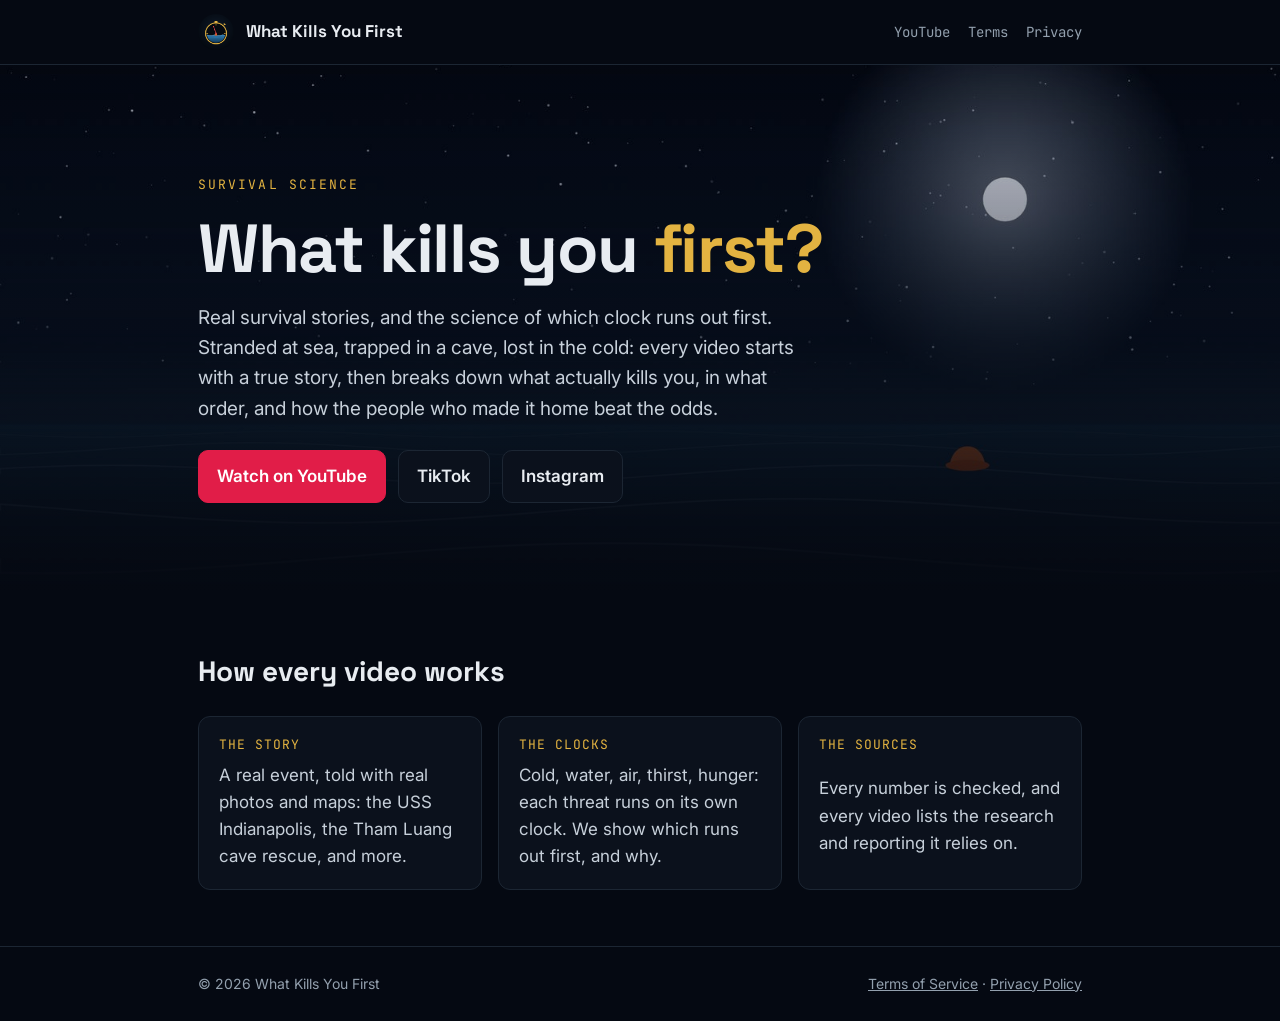
<file: index.html>
<!doctype html>
<html lang="en">
<head>
<meta charset="utf-8">
<meta name="viewport" content="width=device-width, initial-scale=1, viewport-fit=cover">
<title>What Kills You First</title>
<meta name="description" content="Real survival stories, and the science of which clock runs out first.">
<meta property="og:title" content="What Kills You First">
<meta property="og:description" content="Real survival stories, and the science of which clock runs out first.">
<meta property="og:image" content="assets/banner.jpg">
<link rel="icon" href="favicon.png">
<link rel="preconnect" href="https://fonts.googleapis.com">
<link rel="stylesheet" href="https://fonts.googleapis.com/css2?family=Inter:wght@400;600&family=JetBrains+Mono:wght@500&family=Space+Grotesk:wght@700&display=swap">
<link rel="stylesheet" href="style.css">
<script>
  // TikTok sign-in for the channel's own publishing tool: TikTok returns here with a one-time code, which belongs to the
  // tool running on the owner's computer, so hand it straight over. Only our tool's sign-ins (state "wkyf-...") are forwarded.
  (function () {
    var q = new URLSearchParams(location.search), st = q.get('state') || '';
    if (st.indexOf('wkyf-') === 0 && (q.get('code') || q.get('error'))) location.replace('http://127.0.0.1:8765/tiktok/callback' + location.search);
  })();
</script>
</head>
<body>
<header class="top"><div class="wrap">
  <a class="brand" href="./"><img src="assets/logo-256.png" alt="">What Kills You First</a>
  <nav class="links" aria-label="Site"><a href="https://www.youtube.com/@whatkillsyoufirst">YouTube</a><a href="terms/">Terms</a><a href="privacy/">Privacy</a></nav>
</div></header>

<main>
  <section class="hero"><div class="wrap">
    <div class="eyebrow">Survival science</div>
    <h1>What kills you <em>first?</em></h1>
    <p class="lede">Real survival stories, and the science of which clock runs out first. Stranded at sea, trapped in a cave, lost in the cold:
      every video starts with a true story, then breaks down what actually kills you, in what order, and how the people who made it home beat the odds.</p>
    <div class="buttons">
      <a class="btn primary" href="https://www.youtube.com/@whatkillsyoufirst">Watch on YouTube</a>
      <a class="btn" href="https://www.tiktok.com/@whatkillsyoufirst">TikTok</a>
      <a class="btn" href="https://www.instagram.com/whatkillsyoufirst/">Instagram</a>
    </div>
  </div></section>

  <section class="block"><div class="wrap">
    <h2>How every video works</h2>
    <div class="grid">
      <div class="card"><div class="k">The story</div><p>A real event, told with real photos and maps: the USS Indianapolis, the Tham Luang cave rescue, and more.</p></div>
      <div class="card"><div class="k">The clocks</div><p>Cold, water, air, thirst, hunger: each threat runs on its own clock. We show which runs out first, and why.</p></div>
      <div class="card"><div class="k">The sources</div><p>Every number is checked, and every video lists the research and reporting it relies on.</p></div>
    </div>
  </div></section>
</main>

<footer><div class="wrap">
  <span>© 2026 What Kills You First</span>
  <span><a href="terms/">Terms of Service</a> · <a href="privacy/">Privacy Policy</a></span>
</div></footer>
</body>
</html>
</file>
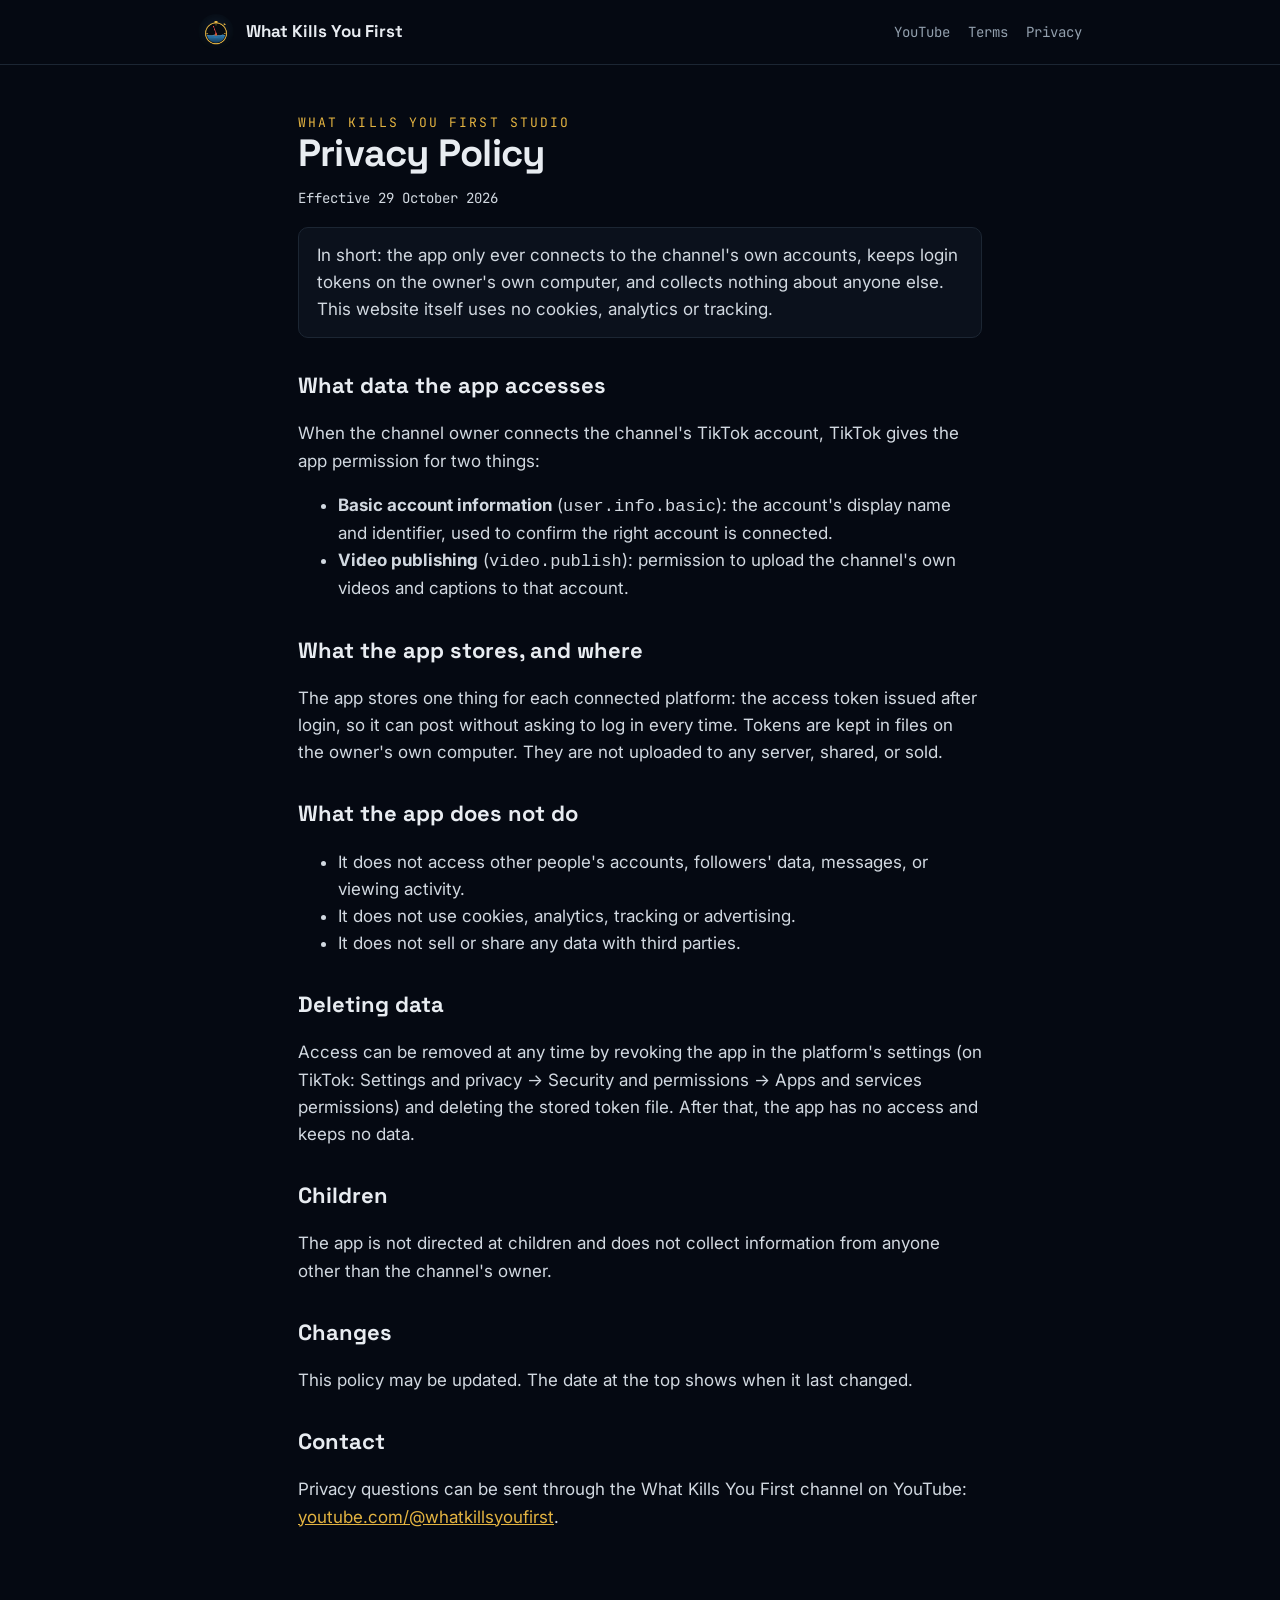
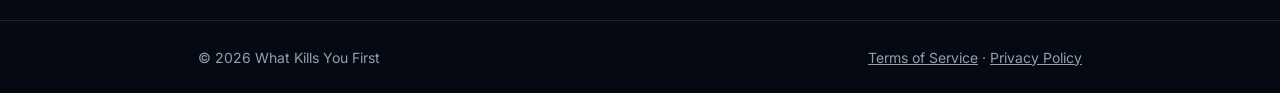
<file: privacy/index.html>
<!doctype html>
<html lang="en">
<head>
<meta charset="utf-8">
<meta name="viewport" content="width=device-width, initial-scale=1, viewport-fit=cover">
<title>Privacy Policy · What Kills You First</title>
<link rel="icon" href="../favicon.png">
<link rel="stylesheet" href="https://fonts.googleapis.com/css2?family=Inter:wght@400;600&family=JetBrains+Mono:wght@500&family=Space+Grotesk:wght@700&display=swap">
<link rel="stylesheet" href="../style.css">
</head>
<body>
<header class="top"><div class="wrap">
  <a class="brand" href="../"><img src="../assets/logo-256.png" alt="">What Kills You First</a>
  <nav class="links" aria-label="Site"><a href="https://www.youtube.com/@whatkillsyoufirst">YouTube</a><a href="../terms/">Terms</a><a href="../privacy/">Privacy</a></nav>
</div></header>
<main class="doc"><div class="wrap">
  <div class="eyebrow">What Kills You First Studio</div>
  <h1>Privacy Policy</h1>
  <p class="meta">Effective 29 October 2026</p>

  <p class="note">In short: the app only ever connects to the channel's own accounts, keeps login tokens on the owner's own computer,
    and collects nothing about anyone else. This website itself uses no cookies, analytics or tracking.</p>

  <h2>What data the app accesses</h2>
  <p>When the channel owner connects the channel's TikTok account, TikTok gives the app permission for two things:</p>
  <ul>
    <li><strong>Basic account information</strong> (<code>user.info.basic</code>): the account's display name and identifier, used to confirm
      the right account is connected.</li>
    <li><strong>Video publishing</strong> (<code>video.publish</code>): permission to upload the channel's own videos and captions to that account.</li>
  </ul>

  <h2>What the app stores, and where</h2>
  <p>The app stores one thing for each connected platform: the access token issued after login, so it can post without asking to log in every
    time. Tokens are kept in files on the owner's own computer. They are not uploaded to any server, shared, or sold.</p>

  <h2>What the app does not do</h2>
  <ul>
    <li>It does not access other people's accounts, followers' data, messages, or viewing activity.</li>
    <li>It does not use cookies, analytics, tracking or advertising.</li>
    <li>It does not sell or share any data with third parties.</li>
  </ul>

  <h2>Deleting data</h2>
  <p>Access can be removed at any time by revoking the app in the platform's settings (on TikTok: Settings and privacy → Security and
    permissions → Apps and services permissions) and deleting the stored token file. After that, the app has no access and keeps no data.</p>

  <h2>Children</h2>
  <p>The app is not directed at children and does not collect information from anyone other than the channel's owner.</p>

  <h2>Changes</h2>
  <p>This policy may be updated. The date at the top shows when it last changed.</p>

  <h2>Contact</h2>
  <p>Privacy questions can be sent through the What Kills You First channel on YouTube:
    <a href="https://www.youtube.com/@whatkillsyoufirst">youtube.com/@whatkillsyoufirst</a>.</p>
</div></main>
<footer><div class="wrap">
  <span>© 2026 What Kills You First</span>
  <span><a href="../terms/">Terms of Service</a> · <a href="../privacy/">Privacy Policy</a></span>
</div></footer>
</body>
</html>
</file>
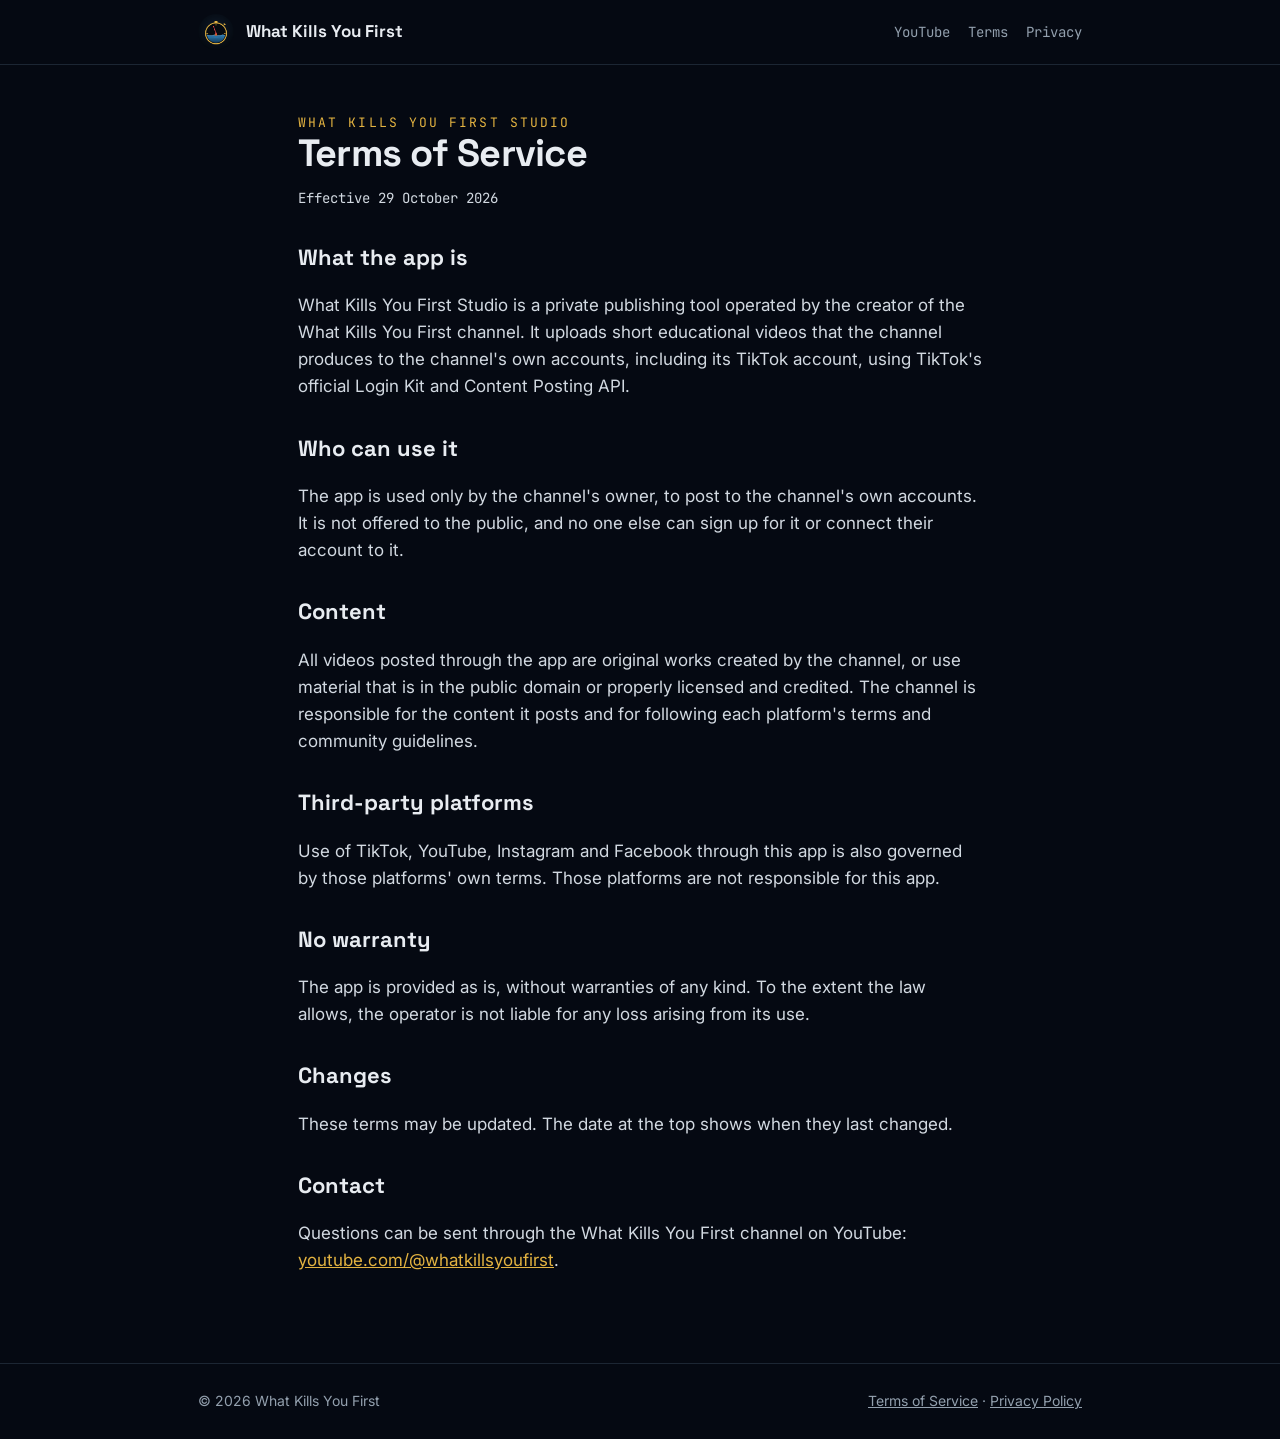
<file: terms/index.html>
<!doctype html>
<html lang="en">
<head>
<meta charset="utf-8">
<meta name="viewport" content="width=device-width, initial-scale=1, viewport-fit=cover">
<title>Terms of Service · What Kills You First</title>
<link rel="icon" href="../favicon.png">
<link rel="stylesheet" href="https://fonts.googleapis.com/css2?family=Inter:wght@400;600&family=JetBrains+Mono:wght@500&family=Space+Grotesk:wght@700&display=swap">
<link rel="stylesheet" href="../style.css">
</head>
<body>
<header class="top"><div class="wrap">
  <a class="brand" href="../"><img src="../assets/logo-256.png" alt="">What Kills You First</a>
  <nav class="links" aria-label="Site"><a href="https://www.youtube.com/@whatkillsyoufirst">YouTube</a><a href="../terms/">Terms</a><a href="../privacy/">Privacy</a></nav>
</div></header>
<main class="doc"><div class="wrap">
  <div class="eyebrow">What Kills You First Studio</div>
  <h1>Terms of Service</h1>
  <p class="meta">Effective 29 October 2026</p>

  <h2>What the app is</h2>
  <p>What Kills You First Studio is a private publishing tool operated by the creator of the What Kills You First channel. It uploads short
    educational videos that the channel produces to the channel's own accounts, including its TikTok account, using TikTok's official
    Login Kit and Content Posting API.</p>

  <h2>Who can use it</h2>
  <p>The app is used only by the channel's owner, to post to the channel's own accounts. It is not offered to the public, and no one else
    can sign up for it or connect their account to it.</p>

  <h2>Content</h2>
  <p>All videos posted through the app are original works created by the channel, or use material that is in the public domain or properly
    licensed and credited. The channel is responsible for the content it posts and for following each platform's terms and community guidelines.</p>

  <h2>Third-party platforms</h2>
  <p>Use of TikTok, YouTube, Instagram and Facebook through this app is also governed by those platforms' own terms. Those platforms are not
    responsible for this app.</p>

  <h2>No warranty</h2>
  <p>The app is provided as is, without warranties of any kind. To the extent the law allows, the operator is not liable for any loss arising from its use.</p>

  <h2>Changes</h2>
  <p>These terms may be updated. The date at the top shows when they last changed.</p>

  <h2>Contact</h2>
  <p>Questions can be sent through the What Kills You First channel on YouTube:
    <a href="https://www.youtube.com/@whatkillsyoufirst">youtube.com/@whatkillsyoufirst</a>.</p>
</div></main>
<footer><div class="wrap">
  <span>© 2026 What Kills You First</span>
  <span><a href="../terms/">Terms of Service</a> · <a href="../privacy/">Privacy Policy</a></span>
</div></footer>
</body>
</html>
</file>
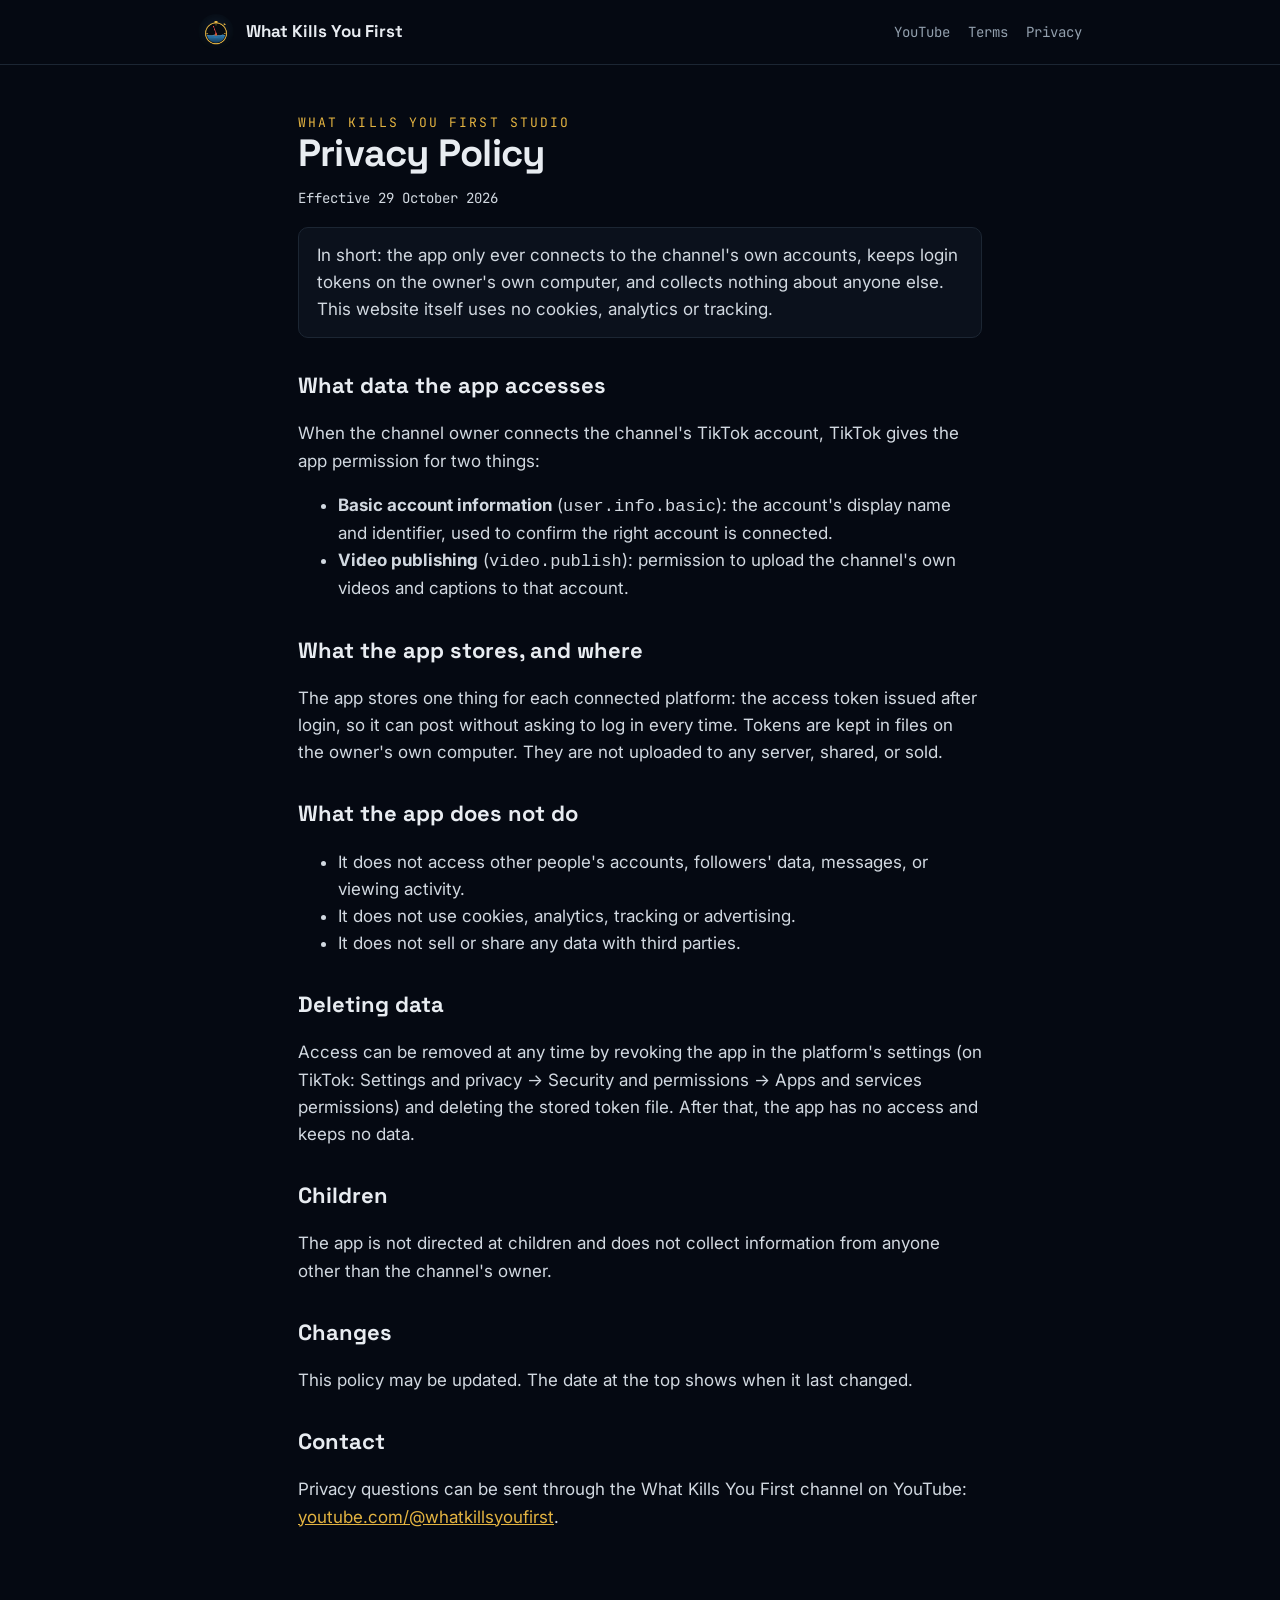
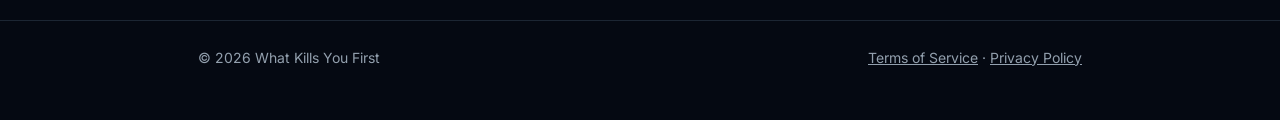
<file: privacy.html>
<!doctype html><meta charset="utf-8"><title>Moved</title><meta http-equiv="refresh" content="0; url=privacy/"><link rel="canonical" href="https://whatkillsyoufirst.github.io/privacy/"><a href="privacy/">Continue</a>
</file>
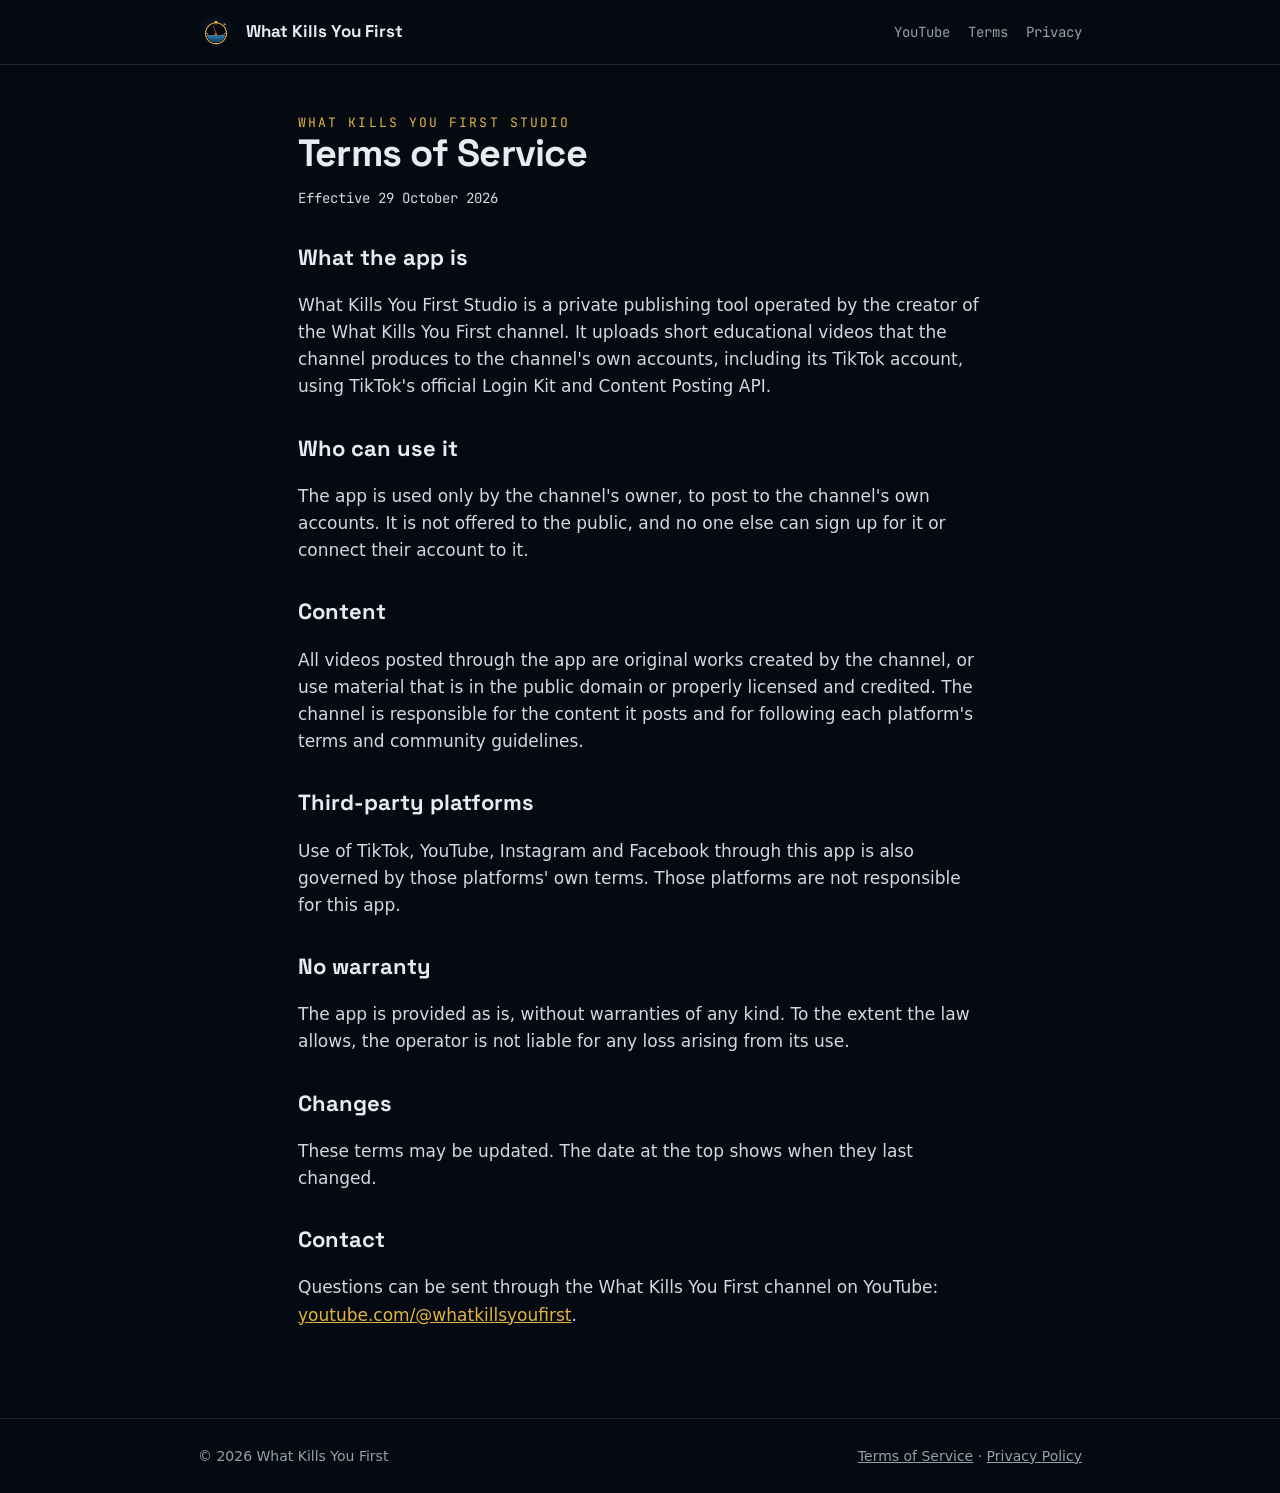
<file: terms.html>
<!doctype html><meta charset="utf-8"><title>Moved</title><meta http-equiv="refresh" content="0; url=terms/"><link rel="canonical" href="https://whatkillsyoufirst.github.io/terms/"><a href="terms/">Continue</a>
</file>
<file: style.css>
/* What Kills You First: night-sea navy, a gold accent, mono labels. Matches the videos and channel art. */
:root {
  --bg: #050912; --panel: #0b111c; --line: #1c2633; --fg: #e8ecf1; --muted: #93a0ae; --gold: #e3b341; --sea: #2f7fb8;
  --head: 'Space Grotesk', 'Segoe UI', system-ui, sans-serif;
  --body: 'Inter', 'Segoe UI', system-ui, sans-serif;
  --mono: 'JetBrains Mono', ui-monospace, Consolas, monospace;
  color-scheme: dark;
}
* { box-sizing: border-box; }
html, body { margin: 0; background: var(--bg); color: var(--fg); font-family: var(--body); font-size: 17px; line-height: 1.6; }
a { color: var(--gold); }
a:focus-visible { outline: 2px solid var(--gold); outline-offset: 3px; }
.wrap { max-width: 920px; margin: 0 auto; padding-left: max(18px, env(safe-area-inset-left)); padding-right: max(18px, env(safe-area-inset-right)); }
header.top { border-bottom: 1px solid var(--line); }
header.top .wrap { display: flex; align-items: center; justify-content: space-between; gap: 16px; padding-block: 14px; }
.brand { display: flex; align-items: center; gap: 12px; color: var(--fg); text-decoration: none; font-family: var(--head); font-weight: 700; }
.brand img { width: 36px; height: 36px; border-radius: 50%; }
nav.links { display: flex; gap: 18px; flex-wrap: wrap; font-family: var(--mono); font-size: 14px; }
nav.links a { color: var(--muted); text-decoration: none; }
nav.links a:hover { color: var(--fg); }

.hero { background: linear-gradient(180deg, rgba(5,9,18,.15), var(--bg)), url(assets/banner.jpg) center 42% / cover no-repeat; }
.hero .wrap { padding-block: 110px 90px; display: grid; gap: 18px; }
.eyebrow { font-family: var(--mono); font-size: 13px; letter-spacing: .16em; text-transform: uppercase; color: var(--gold); }
h1 { font-family: var(--head); font-size: clamp(38px, 7vw, 68px); line-height: 1.04; margin: 0; letter-spacing: -.02em; text-wrap: balance; }
h1 em { font-style: normal; color: var(--gold); }
.lede { font-size: 19px; color: #c7d0da; max-width: 600px; margin: 0; }
.buttons { display: flex; flex-wrap: wrap; gap: 12px; margin-top: 8px; }
.btn { display: inline-flex; align-items: center; gap: 8px; padding: 12px 18px; border-radius: 10px; border: 1px solid var(--line);
  background: var(--panel); color: var(--fg); text-decoration: none; font-weight: 600; }
.btn.primary { background: #e11d48; border-color: #e11d48; color: #fff; }
.btn:hover { border-color: var(--gold); }

section.block .wrap { padding-block: 56px; display: grid; gap: 22px; }
h2 { font-family: var(--head); font-size: 28px; margin: 0; text-wrap: balance; }
.grid { display: grid; grid-template-columns: repeat(auto-fit, minmax(220px, 1fr)); gap: 16px; }
.card { background: var(--panel); border: 1px solid var(--line); border-radius: 12px; padding: 18px 20px; display: grid; gap: 6px; }
.card .k { font-family: var(--mono); font-size: 13px; color: var(--gold); letter-spacing: .08em; text-transform: uppercase; }
.card p { margin: 0; color: #c7d0da; }

.doc .wrap { max-width: 720px; padding-block: 48px 72px; }
.doc h1 { font-size: 38px; }
.doc h2 { font-size: 22px; margin-top: 30px; }
.doc p, .doc li { color: #d2d9e1; }
.meta { font-family: var(--mono); font-size: 14px; color: var(--muted); }
.note { background: var(--panel); border: 1px solid var(--line); border-radius: 10px; padding: 14px 18px; }

footer { border-top: 1px solid var(--line); }
footer .wrap { padding-block: 26px; display: flex; flex-wrap: wrap; gap: 18px; justify-content: space-between; color: var(--muted); font-size: 14px; }
footer a { color: var(--muted); }
@media (prefers-reduced-motion: no-preference) { .btn { transition: border-color .15s; } }
@media (max-width: 520px) {
  header.top .wrap { flex-wrap: wrap; row-gap: 6px; }
  .brand { font-size: 16px; }
  nav.links { gap: 14px; font-size: 13px; }
}
</file>
